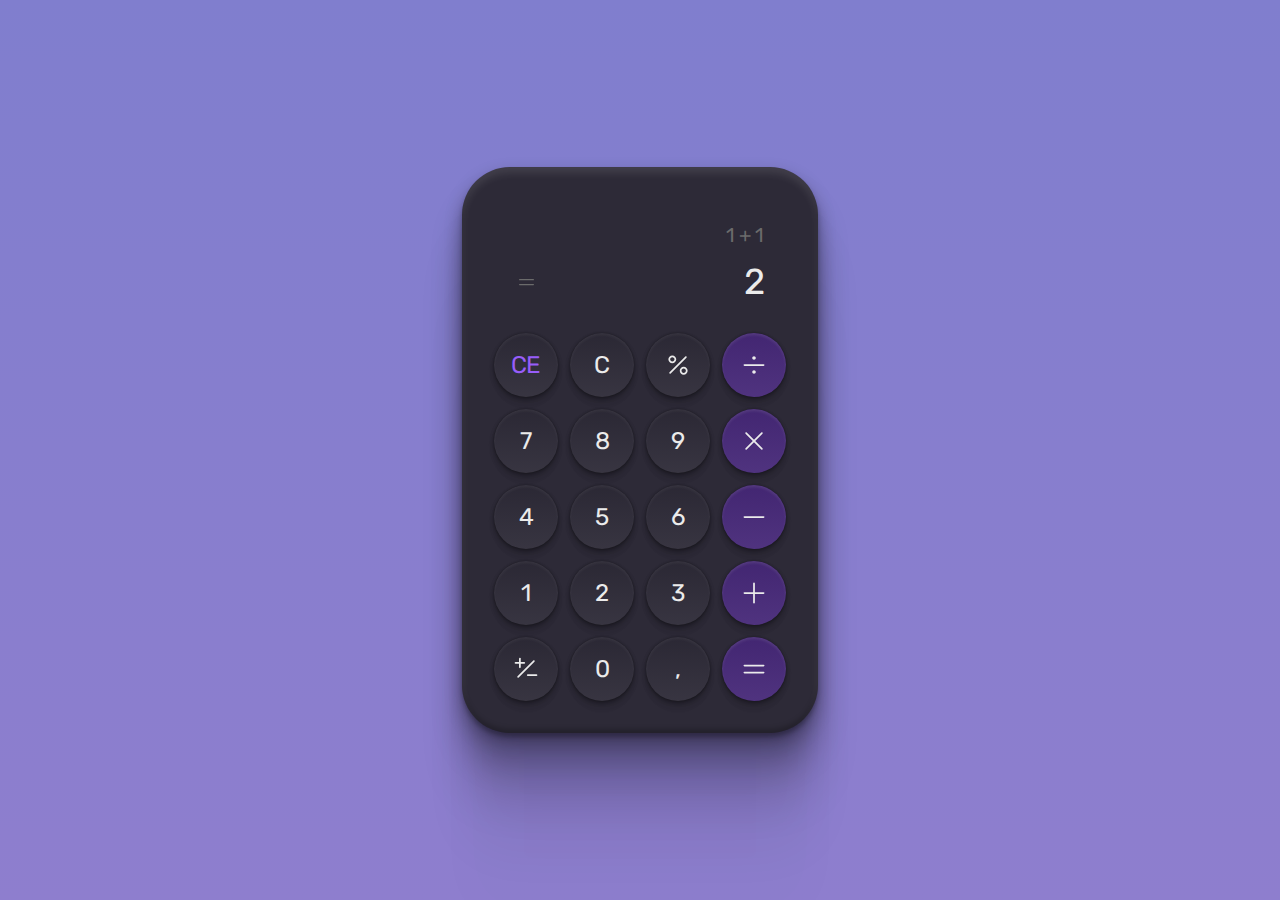
<file: 05-calculadora/index.html>
<!DOCTYPE html>
<html lang="pt-br">

<head>

  <link rel="preconnect" href="https://fonts.googleapis.com">
  <link rel="preconnect" href="https://fonts.gstatic.com" crossorigin>
  <link href="https://fonts.googleapis.com/css2?family=Rubik&display=swap" rel="stylesheet">

  <meta charset="UTF-8">
  <meta http-equiv="X-UA-Compatible" content="IE=edge">
  <meta name="viewport" content="width=device-width, initial-scale=1.0">
  <title>Calculadora</title>
  <link rel="stylesheet" href="style.css">
</head>

<body>
  <div id="calculator">
    <div id="display">
      <div id="last-calc">1 + 1</div>
      <div id="result">
        <img src="./assets/restul.svg" alt="Sinal de igual">
        <span>2</span>
      </div>

    </div>
    <div id="keyboard">
      <button class="secondary">CE</button>
      <button>C</button>
      <button>
        <img src="./assets/percent.svg" alt="Porcentagem">
      </button>
      <button class="tertiary">
        <img src="./assets/divide.svg" alt="Divide">
      </button>

      <button>7</button>
      <button>8</button>
      <button>9</button>
      <button class="tertiary">
        <img src="./assets/x.svg" alt="Multiplica">
      </button>

      <button>4</button>
      <button>5</button>
      <button>6</button>
      <button class="tertiary">
        <img src="./assets/minus.svg" alt="Subtrai">
      </button>

      <button>1</button>
      <button>2</button>
      <button>3</button>
      <button class="tertiary">
        <img src="./assets/plus.svg" alt="Adiciona">
      </button>

      <button>
        <img src="./assets/plusminus.svg" alt="">
      </button>
      <button>0</button>
      <button>,</button>
      <button class="tertiary">
        <img src="./assets/equals.svg" alt="Igual">
      </button>

    </div>
  </div>
</body>

</html>
</file>
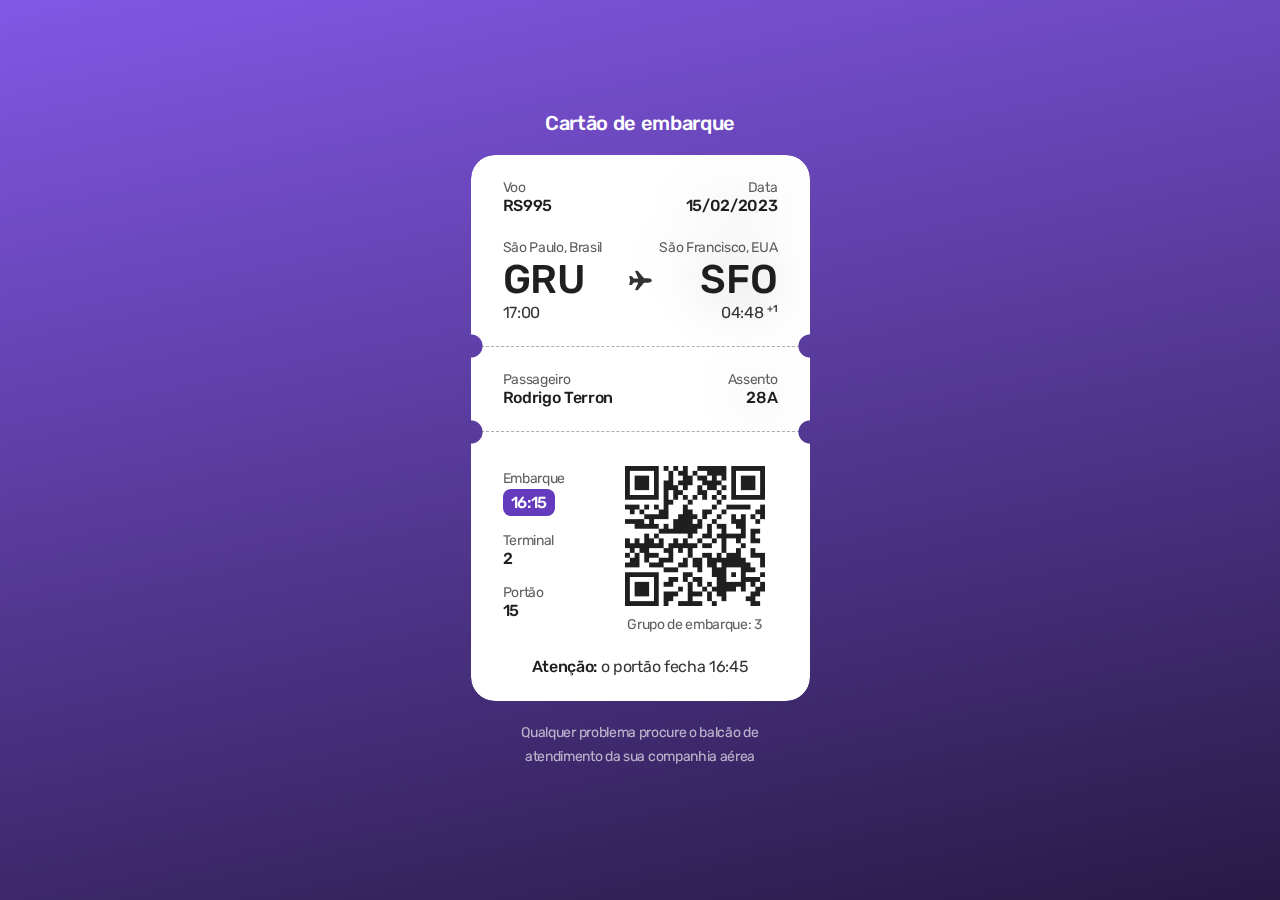
<file: 06-cartao-embarque/index.html>
<!DOCTYPE html>
<html lang="pt-br">

<head>

  <link rel="preconnect" href="https://fonts.googleapis.com">
  <link rel="preconnect" href="https://fonts.gstatic.com" crossorigin>
  <link href="https://fonts.googleapis.com/css2?family=Rubik:wght@400;500&display=swap" rel="stylesheet">

  <meta charset="UTF-8">
  <meta http-equiv="X-UA-Compatible" content="IE=edge">
  <meta name="viewport" content="width=device-width, initial-scale=1.0">
  <title>Ticket Embarque</title>
  <link rel="stylesheet" href="style.css">
</head>

<body>
  <div id="boarding-pass">
    <h1>Cartão de embarque</h1>
    <main id="ticket">
      <section class="top grid">
        <div class="flight grid column">
          <div class="number">
            <p>Voo</p>
            <strong>RS995</strong>
          </div>
          <div class="date text-right">
            <p>Data</p>
            <strong>15/02/2023</strong>
          </div>
        </div>
        <div class="grid column">
          <div class="departure grid">
            <p>São Paulo, Brasil</p>
            <strong>GRU</strong>
            <time>17:00</time>
          </div>
          <div class="airplane grid">
            <img src="./assets/airplane.svg" alt="ícone de avião">
          </div>
          <div class="arrival text-right grid">
            <p>São Francisco, EUA</p>
            <strong>SFO</strong>
            <time>04:48 <sup>+1</sup></time>
          </div>
        </div>
      </section>
      <section class="middle grid column">
        <div class="name">
          <p>Passageiro</p>
          <strong>Rodrigo Terron</strong>
        </div>
        <div class="seat text-right">
          <p>Assento</p>
          <strong>28A</strong>
        </div>
      </section>
      <section class="bottom">
        <div class="container grid column">
            <dl class="grid">
              <dt>
                <p>Embarque</p>
                <time>16:15</time>
              </dt>
              <dt>
                <p>Terminal</p>
                <strong>2</strong>
              </dt>
              <dt>
                <p>Portão</p>
                <strong>15</strong>
              </dt>
            </dl>
          <div class="qrcode grid">
            <img src="./assets/qr-code.png" alt="Qr-code">
            <p>Grupo de embarque: 3</p>
          </div>
        </div>
        <p>
          <strong>Atenção:</strong> o portão fecha 16:45
        </p>
      </section>
    </main>

    <footer>Qualquer problema procure o balcão de atendimento da sua companhia aérea</footer>

  </div>

</body>

</html>
</file>
<file: 05-calculadora/style.css>
* {
  margin: 0;
  padding: 0;
  box-sizing: border-box;
  -webkit-font-smoothing: antialiased;
  -moz-osx-font-smoothing: grayscale;
}

body {
  height: 100vh;
  width: 100vw;
  background: linear-gradient(180deg, #807ECE 0%, #8E7ECE 100%);

  display: grid;
  place-content: center;
}

body * {
  font-family: 'Rubik';
  letter-spacing: -0.02em;
}

#calculator {
  width: 356px;
  height: 566px;

  background: #2D2A37;
  box-shadow:
    0px 4px 4px rgba(0, 0, 0, 0.25),
    0px 188px 52px rgba(0, 0, 0, 0.01),
    0px 120px 48px rgba(0, 0, 0, 0.04),
    0px 68px 41px rgba(0, 0, 0, 0.15),
    0px 30px 30px rgba(0, 0, 0, 0.26),
    0px 8px 17px rgba(0, 0, 0, 0.29),
    inset 0px 6px 8px rgba(255, 255, 255, 0.1),
    inset 0px -4px 5px rgba(0, 0, 0, 0.22);
  border-radius: 48px;
}

#display {
  margin-top: 54px;
  padding-inline: 54px;

}

#last-calc {
  text-align: right;
  font-size: 20px;
  line-height: 140%;
  color: #6b6b6b;
}

#result {
  margin-top: 8px;
  display: flex;
  justify-content: space-between;
}

#result span {
  font-size: 36px;
  line-height: 140%;
  color: #EBEBEB;
}

#keyboard {
  margin-top: 26px;
  margin-inline: 32px;

  display: grid;
  grid-template-columns: repeat(4, 1fr);
  gap: 12px;
}

button {
  border: 0;
  background-color: transparent;
  height: 64px;
  width: 64px;


  background: linear-gradient(180deg, rgba(0, 0, 0, 0.05) 0%, rgba(255, 255, 255, 0.05) 100%), #2D2A37;
  box-shadow:
    0px 11px 7px rgba(0, 0, 0, 0.01),
    0px 7px 7px rgba(0, 0, 0, 0.04),
    0px 4px 6px rgba(0, 0, 0, 0.1),
    0px 2px 4px rgba(0, 0, 0, 0.26),
    0px 0px 2px rgba(0, 0, 0, 0.29),
    inset 0px 2px 3px rgba(255, 255, 255, 0.06);
  border-radius: 999px;

  font-size: 24px;
  line-height: 28px;
  color: #EBEBEB;
  
  display: flex;
  align-items: center;
  justify-content: center;
}

.secondary {
  color: #975dfa;
}

.tertiary {
  background: linear-gradient(180deg, rgba(0, 0, 0, 0.05) 0.01%, rgba(255, 255, 255, 0.05) 100%), #462878;
  box-shadow:
    0px 11px 7px rgba(0, 0, 0, 0.01),
    0px 7px 7px rgba(0, 0, 0, 0.04),
    0px 4px 6px rgba(0, 0, 0, 0.1),
    0px 2px 4px rgba(0, 0, 0, 0.26),
    0px 0px 2px rgba(0, 0, 0, 0.29),
    inset 0px 2px 3px rgba(255, 255, 255, 0.1);
  border-radius: 999px;
}

.quartiary {
  background: linear-gradient(180deg, rgba(0, 0, 0, 0.15) 0%, rgba(255, 255, 255, 0.05) 100%), #7F45E2;
  box-shadow:
    px 11px 7px rgba(0, 0, 0, 0.01),
    0px 7px 7px rgba(0, 0, 0, 0.04),
    0px 4px 6px rgba(0, 0, 0, 0.1),
    0px 2px 4px rgba(0, 0, 0, 0.26),
    0px 0px 2px rgba(0, 0, 0, 0.29),
    inset 0px 2px 3px rgba(255, 255, 255, 0.1);
}
</file>
<file: 06-cartao-embarque/style.css>
* {
  margin: 0;
  padding: 0;
  box-sizing: border-box;
  -webkit-font-smoothing: antialiased;
  -moz-osx-font-smoothing: grayscale;
}

:root {
  font-size: 62.5%;
}

body {
  font-size: 1.6rem;
  font-family: "Rubik", sans-serif;
  letter-spacing: -0.02em;

  background: linear-gradient(167.96deg, #8257E5 0%, #271A45 100%) no-repeat fixed;

  height: 100vh;
  display: grid;
  place-content: center;
}

.grid {
  display: grid;
}

.column {
  grid-auto-flow: column;
}

.text-right {
  filter: drop-shadow(0px 4px 24px rgba(0, 0, 0, 0.25));
  text-align: right;
}

h1,
strong {
  font-weight: 500;
}

h1 {
  font-size: 2rem;
  line-height: 2.4rem;
  color: white;
  text-align: center;
}

p {
  color: rgba(0, 0, 0, 0.64);
  font-size: 1.4rem;
  line-height: 1.7rem;
}

strong {
  font-size: 1.6rem;
  line-height: 1.9rem;
  color: rgba(0, 0, 0, 0.88);
}

section {
  padding: 2.4rem 3.2rem;

  background-color: white;
  -webkit-mask: var(--mask);
  mask: var(--mask);

  box-shadow: 0px 4px 24px rgba(0, 0, 0, 0.25);
}

#boarding-pass {
  margin: auto;
}

#ticket {
  margin-top: 2rem;
}

.top {
  border-radius: 2.4rem 2.4rem 0 0;
  gap: 2.4rem;

  --mask: radial-gradient(
    1.2rem at 1.2rem bottom, transparent 93%, black
  ) -1.2rem;
  -webkit-mask-repeat: repeat-x;
  mask-repeat: repeat-x;
}

.departure,
.arrival {
  width: 12.5rem;
}

.departure strong,
.arrival strong {
  font-size: 4rem;
  line-height: 4.7rem;
}

.airplane {
  align-self: center;
}

.top time {
  color: rgba(0, 0, 0, 0.8);
}

.top time sup {
  font-weight: 500;
  font-size: 1rem;
  line-height: 1.2rem;
}

.middle {
  border: 1px dashed rgba(0, 0, 0, 0.32);
  border-left: 0;
  border-right: 0;

  --mask: radial-gradient(
    1.2rem at 1.2rem 1.2rem, transparent 93%, black
  ) -1.2rem -1.2rem;
}

.bottom {
  border-radius: 0 0 2.4rem 2.4rem;

  --mask: radial-gradient(
    1.2rem at 1.2rem top, transparent 93%, black
  ) -1.2rem;
  -webkit-mask-repeat: repeat-x;
  mask-repeat: repeat-x;
}

.bottom .container {
  align-items: center;
  gap: .8rem;
}

dl.grid {
  gap: 1.6rem;
  min-width: 9.5rem;
}

dt time {
  color: white;
  font-weight: 500;
  font-size: 16px;
  line-height: 19px;
  background: #633BBC;
  border-radius: .8rem;
  padding: .4rem .8rem;
  display: inline-block;
  margin-top: .2rem;
}

.bottom > p {
  text-align: center;
  margin-top: 2.4rem;
  font-size: 1.6rem;
  line-height: 2rem;
  color: rgba(0, 0, 0, 0.8);
}

.qrcode.grid {
  justify-items: center;
}

footer {
  font-size: 1.4rem;
  line-height: 2.4rem;
  color: white;
  opacity: 0.64;
  width: 27rem;
  text-align: center;
  margin: 2rem auto;
}
</file>
